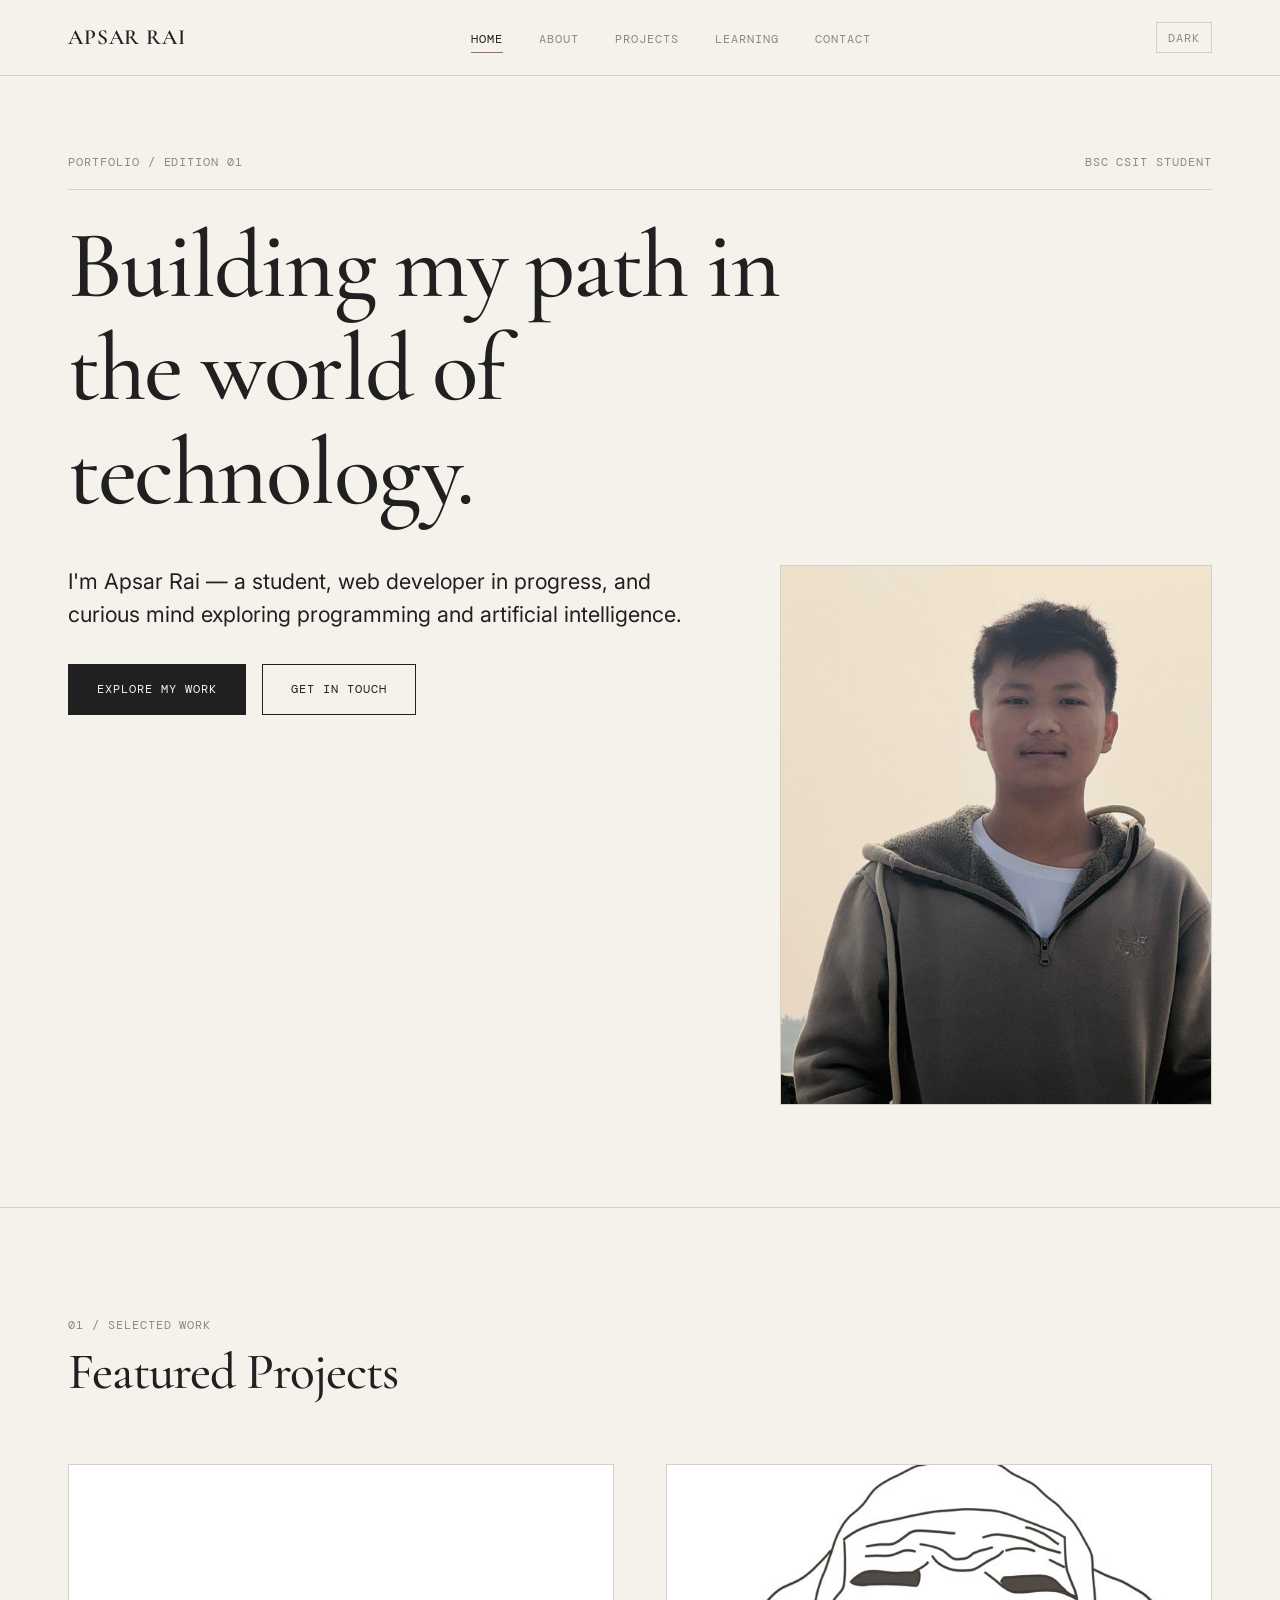
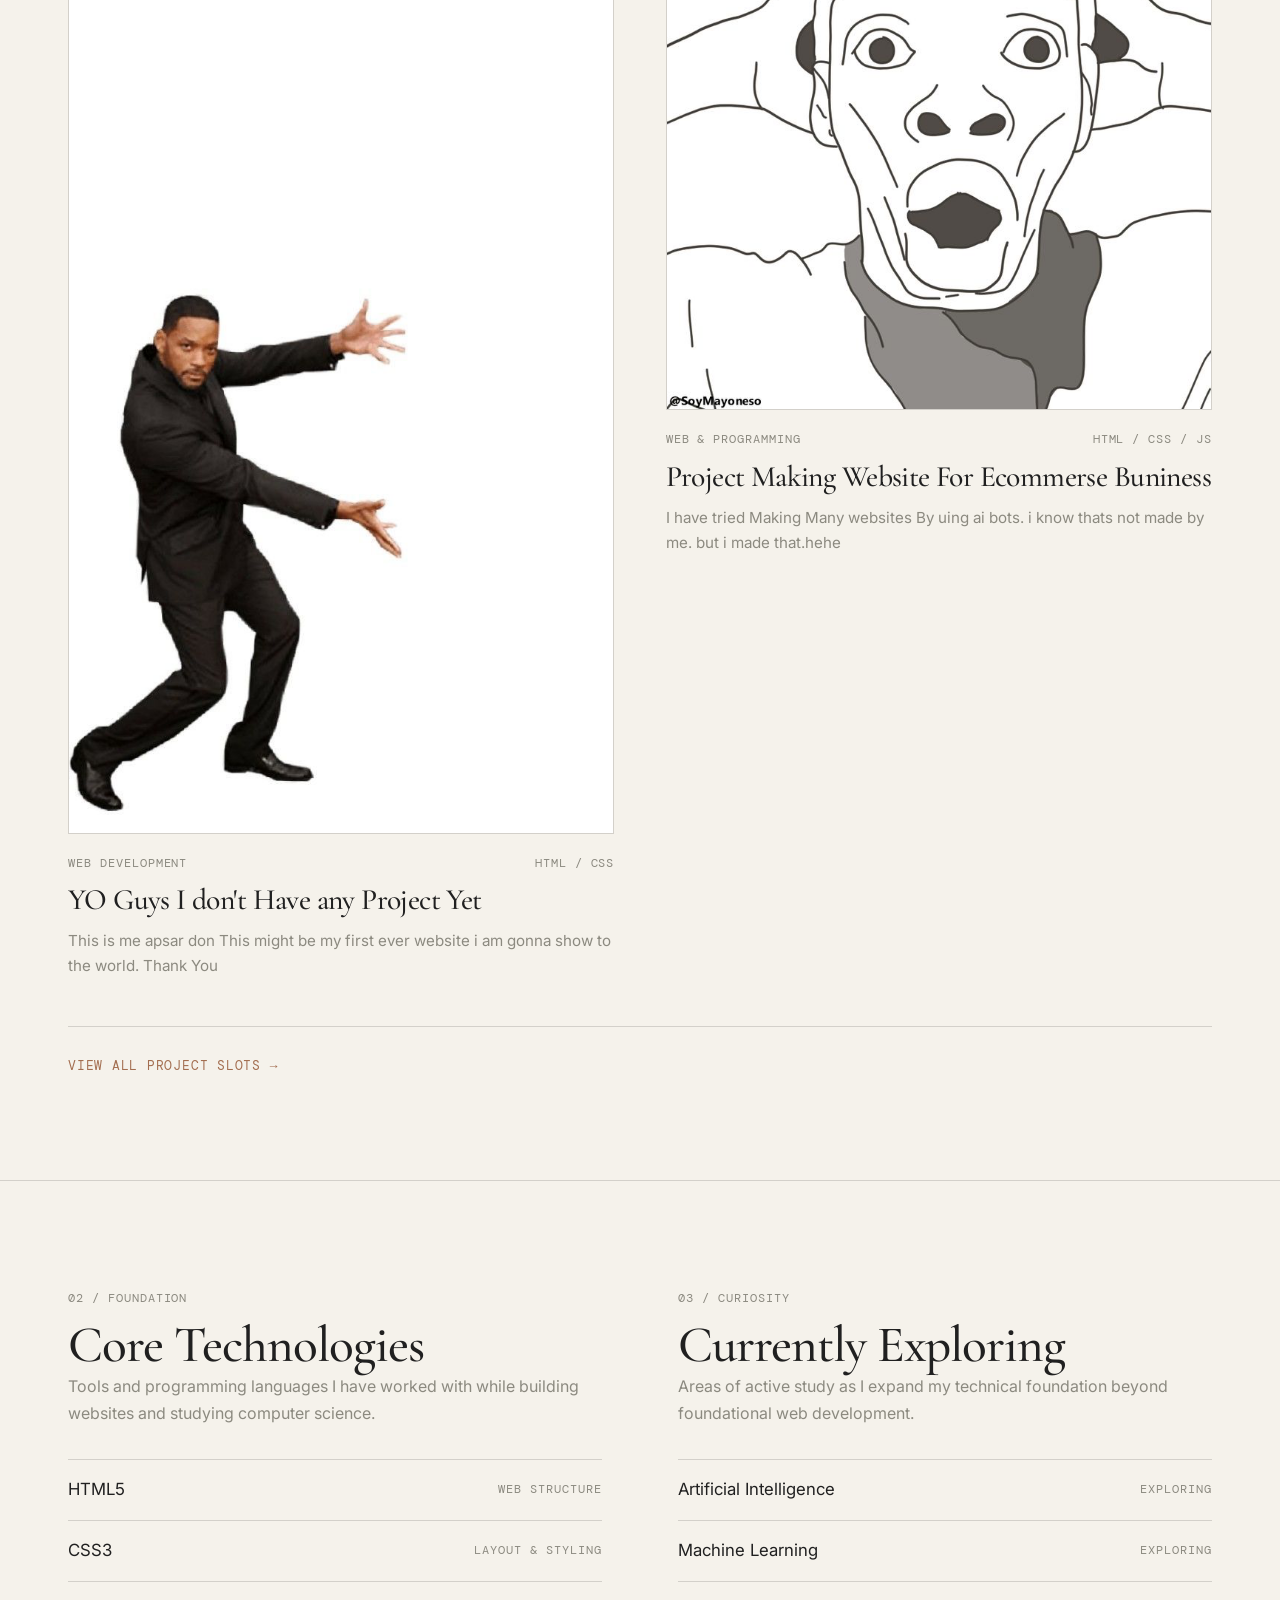
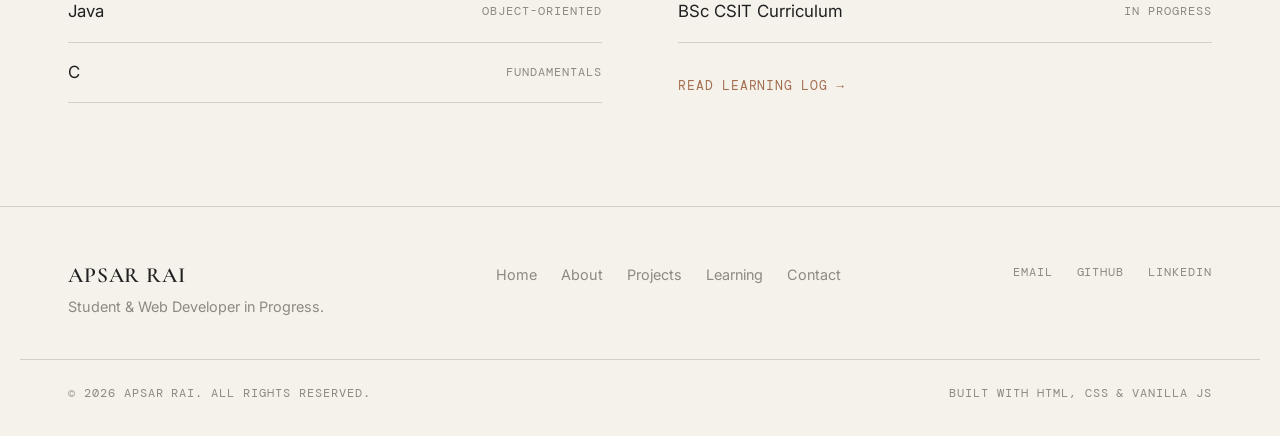
<file: index.html>
<!DOCTYPE html>
<html lang="en">

<head>
    <meta charset="UTF-8">
    <meta name="viewport" content="width=device-width, initial-scale=1.0">
    <title>Apsar Rai — Student & Web Developer in Progress</title>
    <meta name="description"
        content="Personal portfolio of Apsar Rai, a BSc CSIT student exploring web development, programming, and artificial intelligence.">

    <!-- Open Graph Metadata -->
    <meta property="og:title" content="Apsar Rai — Portfolio">
    <meta property="og:description"
        content="Building my path in the world of technology. BSc CSIT student exploring web development, programming, and AI.">
    <meta property="og:type" content="website">

    <!-- Favicon -->
    <link rel="icon" type="image/svg+xml" href="assets/icons/favicon.svg">

    <!-- Google Fonts -->
    <link rel="preconnect" href="https://fonts.googleapis.com">
    <link rel="preconnect" href="https://fonts.gstatic.com" crossorigin>
    <link
        href="https://fonts.googleapis.com/css2?family=Cormorant+Garamond:ital,wght@0,400;0,500;0,600;1,400&family=DM+Mono:wght@400;500&family=Inter:wght@300;400;500&display=swap"
        rel="stylesheet">

    <!-- Stylesheets -->
    <link rel="stylesheet" href="css/style.css">
    <link rel="stylesheet" href="css/responsive.css">
    <link rel="stylesheet" href="css/animations.css">
</head>

<body class="page-transition">
    <a href="#main-content" class="skip-link">Skip to main content</a>

    <header class="site-header">
        <div class="container header-inner">
            <a href="index.html" class="brand-logo" aria-label="Apsar Rai Home">APSAR RAI</a>

            <nav class="primary-nav" id="primary-nav" aria-label="Main Navigation">
                <ul class="nav-list">
                    <li><a href="index.html" class="nav-link active" aria-current="page">Home</a></li>
                    <li><a href="about.html" class="nav-link">About</a></li>
                    <li><a href="projects.html" class="nav-link">Projects</a></li>
                    <li><a href="learning.html" class="nav-link">Learning</a></li>
                    <li><a href="contact.html" class="nav-link">Contact</a></li>
                </ul>
            </nav>

            <div class="header-actions">
                <button id="theme-toggle" class="theme-toggle" aria-label="Toggle color theme"
                    title="Toggle Light/Dark Mode">
                    <span class="mono-label" id="theme-label">DARK</span>
                </button>
                <button class="mobile-menu-toggle" id="mobile-menu-toggle" aria-expanded="false"
                    aria-controls="primary-nav" aria-label="Toggle Navigation Menu">
                    <span class="hamburger-line"></span>
                    <span class="hamburger-line"></span>
                </button>
            </div>
        </div>
    </header>

    <main id="main-content">
        <!-- Hero Section -->
        <section class="hero-section section-border">
            <div class="container">
                <div class="hero-meta reveal">
                    <span class="mono-label">PORTFOLIO / EDITION 01</span>
                    <span class="mono-label">BSC CSIT STUDENT</span>
                </div>

                <h1 class="hero-headline reveal">Building my path in the world of technology.</h1>

                <div class="hero-grid">
                    <div class="hero-intro reveal">
                        <p class="lead-text">
                            I'm Apsar Rai — a student, web developer in progress, and curious mind exploring programming
                            and artificial intelligence.
                        </p>
                        <div class="cta-group">
                            <a href="projects.html" class="btn btn-primary">Explore My Work</a>
                            <a href="contact.html" class="btn btn-outline">Get In Touch</a>
                        </div>
                    </div>

                    <div class="hero-portrait-wrapper reveal">
                        <!-- Replace the placeholder div below with: <img src="assets/images/portrait.jpg" alt="Portrait of Apsar Rai" class="editorial-image"> -->
                        <img src="assets/images/portrait.jpeg" alt="Portrait of Apsar Rai"
                            class="editorial-image portrait-ratio">
                    </div>
        </section>

        <!-- Selected Work Preview -->
        <section class="section-padding section-border">
            <div class="container">
                <div class="section-header reveal">
                    <span class="mono-label">01 / SELECTED WORK</span>
                    <h2 class="section-title">Featured Projects</h2>
                </div>

                <div class="projects-preview-grid">
                    <article class="project-preview-card reveal">
                        <a href="projects.html#project-01" class="card-image-link">
                            <img src="assets/images/project-01.jpg" alt="Screenshot of my first project"
                                class="editorial-image">
                        </a>
                        <div class="card-meta">
                            <span class="mono-label">WEB DEVELOPMENT</span>
                            <span class="mono-label">HTML / CSS</span>
                        </div>
                        <h3 class="card-title"><a href="projects.html#project-01"> YO Guys I don't Have any Project Yet </a>
                        </h3>
                        <p class="card-excerpt">This is me apsar don This might be my first ever website i am gonna show to the world. Thank You</p>
                    </article>

                    <article class="project-preview-card reveal">
                        <a href="projects.html#project-02" class="card-image-link">
                            <img src="assets/images/project-02.jpg" alt="Screenshot of my second project"
                                class="editorial-image">
                        </a>
                        <div class="card-meta">
                            <span class="mono-label">WEB & PROGRAMMING</span>
                            <span class="mono-label">HTML / CSS / JS</span>
                        </div>
                        <h3 class="card-title"><a href="projects.html#project-02"> Project Making Website For Ecommerse Buniness </a>
                        </h3>
                        <p class="card-excerpt">I have tried Making Many websites By uing ai bots. i know thats not made by me. but i made that.hehe</p>
                    </article>
                </div>

                <div class="section-footer reveal">
                    <a href="projects.html" class="text-link">View All Project Slots &rarr;</a>
                </div>
            </div>
        </section>

        <!-- Skills & Learning Snapshot -->
        <section class="section-padding">
            <div class="container">
                <div class="two-col-editorial">
                    <div class="col-block reveal">
                        <span class="mono-label">02 / FOUNDATION</span>
                        <h2 class="section-title">Core Technologies</h2>
                        <p class="body-text">Tools and programming languages I have worked with while building websites
                            and studying computer science.</p>
                        <ul class="editorial-list">
                            <li><span>HTML5</span><span class="mono-label">WEB STRUCTURE</span></li>
                            <li><span>CSS3</span><span class="mono-label">LAYOUT & STYLING</span></li>
                            <li><span>Java</span><span class="mono-label">OBJECT-ORIENTED</span></li>
                            <li><span>C</span><span class="mono-label">FUNDAMENTALS</span></li>
                        </ul>
                    </div>

                    <div class="col-block reveal">
                        <span class="mono-label">03 / CURIOSITY</span>
                        <h2 class="section-title">Currently Exploring</h2>
                        <p class="body-text">Areas of active study as I expand my technical foundation beyond
                            foundational web development.</p>
                        <ul class="editorial-list">
                            <li><span>Artificial Intelligence</span><span class="mono-label">EXPLORING</span></li>
                            <li><span>Machine Learning</span><span class="mono-label">EXPLORING</span></li>
                            <li><span>BSc CSIT Curriculum</span><span class="mono-label">IN PROGRESS</span></li>
                        </ul>
                        <div class="inline-action">
                            <a href="learning.html" class="text-link">Read Learning Log &rarr;</a>
                        </div>
                    </div>
                </div>
            </div>
        </section>
    </main>

    <footer class="site-footer">
        <div class="container footer-inner">
            <div class="footer-brand">
                <span class="brand-logo">APSAR RAI</span>
                <p class="footer-tagline">Student &amp; Web Developer in Progress.</p>
            </div>

            <nav class="footer-nav" aria-label="Footer Navigation">
                <a href="index.html">Home</a>
                <a href="about.html">About</a>
                <a href="projects.html">Projects</a>
                <a href="learning.html">Learning</a>
                <a href="contact.html">Contact</a>
            </nav>

            <div class="footer-socials">
                <a href="mailto:apsarmac6@gmail.com" class="mono-label">EMAIL</a>
                <a href="https://github.com/apsarmac6-wq" target="_blank" rel="noopener noreferrer"
                    class="mono-label">GITHUB</a>
                <a href="https://www.linkedin.com/in/apsar-rai-3762b0344/" target="_blank" rel="noopener noreferrer"
                    class="mono-label">LINKEDIN</a>
            </div>
        </div>
        <div class="container footer-bottom">
            <span class="mono-label">&copy; <span id="current-year"></span> APSAR RAI. ALL RIGHTS RESERVED.</span>
            <span class="mono-label">BUILT WITH HTML, CSS &amp; VANILLA JS</span>
        </div>
    </footer>

    <script src="js/navigation.js"></script>
    <script src="js/main.js"></script>
</body>

</html>
</file>
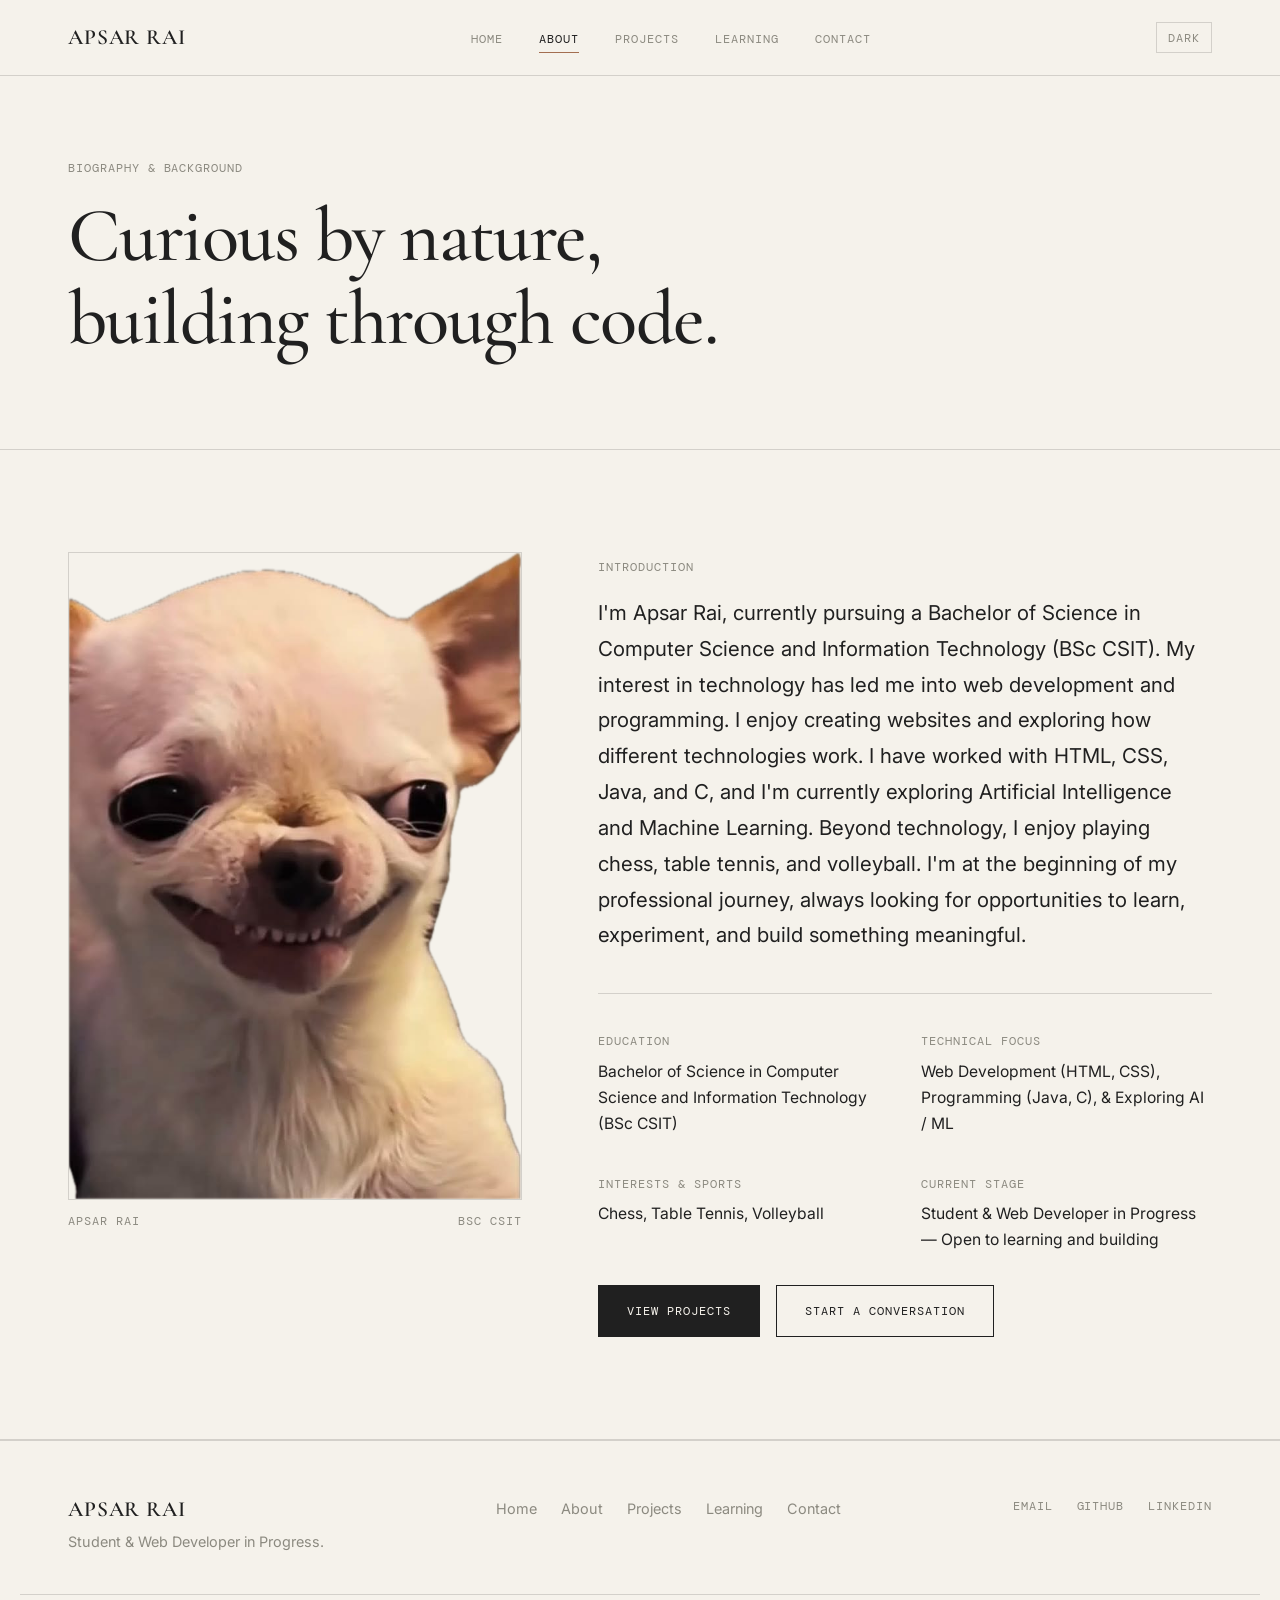
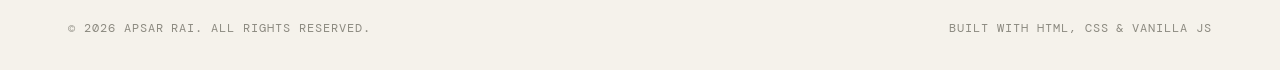
<file: about.html>
<!DOCTYPE html>
<html lang="en">
<head>
  <meta charset="UTF-8">
  <meta name="viewport" content="width=device-width, initial-scale=1.0">
  <title>About — Apsar Rai</title>
  <meta name="description" content="Learn more about Apsar Rai, a BSc CSIT student interested in web development, programming, artificial intelligence, chess, table tennis, and volleyball.">
  
  <meta property="og:title" content="About — Apsar Rai">
  <meta property="og:description" content="BSc CSIT student exploring web development, programming, and artificial intelligence.">
  <meta property="og:type" content="website">

  <link rel="icon" type="image/svg+xml" href="assets/icons/favicon.svg">
  <link rel="preconnect" href="https://fonts.googleapis.com">
  <link rel="preconnect" href="https://fonts.gstatic.com" crossorigin>
  <link href="https://fonts.googleapis.com/css2?family=Cormorant+Garamond:ital,wght@0,400;0,500;0,600;1,400&family=DM+Mono:wght@400;500&family=Inter:wght@300;400;500&display=swap" rel="stylesheet">

  <link rel="stylesheet" href="css/style.css">
  <link rel="stylesheet" href="css/responsive.css">
  <link rel="stylesheet" href="css/animations.css">
</head>
<body class="page-transition">
  <a href="#main-content" class="skip-link">Skip to main content</a>

  <header class="site-header">
    <div class="container header-inner">
      <a href="index.html" class="brand-logo" aria-label="Apsar Rai Home">APSAR RAI</a>
      
      <nav class="primary-nav" id="primary-nav" aria-label="Main Navigation">
        <ul class="nav-list">
          <li><a href="index.html" class="nav-link">Home</a></li>
          <li><a href="about.html" class="nav-link active" aria-current="page">About</a></li>
          <li><a href="projects.html" class="nav-link">Projects</a></li>
          <li><a href="learning.html" class="nav-link">Learning</a></li>
          <li><a href="contact.html" class="nav-link">Contact</a></li>
        </ul>
      </nav>

      <div class="header-actions">
        <button id="theme-toggle" class="theme-toggle" aria-label="Toggle color theme" title="Toggle Light/Dark Mode">
          <span class="mono-label" id="theme-label">DARK</span>
        </button>
        <button class="mobile-menu-toggle" id="mobile-menu-toggle" aria-expanded="false" aria-controls="primary-nav" aria-label="Toggle Navigation Menu">
          <span class="hamburger-line"></span>
          <span class="hamburger-line"></span>
        </button>
      </div>
    </div>
  </header>

  <main id="main-content">
    <section class="page-hero section-border">
      <div class="container">
        <span class="mono-label reveal">BIOGRAPHY &amp; BACKGROUND</span>
        <h1 class="page-title reveal">Curious by nature, building through code.</h1>
      </div>
    </section>

    <section class="section-padding section-border">
      <div class="container">
        <div class="about-editorial-grid">
          <div class="about-portrait-col reveal">
            <!-- Replace placeholder with: <img src="assets/images/portrait.jpg" alt="Portrait of Apsar Rai" class="editorial-image"> -->
            <img src="assets/images/potrait03.jpg" alt="Portrait of Apsar Rai" class="editorial-image">
            <div class="caption-bar">
              <span class="mono-label">APSAR RAI</span>
              <span class="mono-label">BSC CSIT</span>
            </div>
          </div>

          <div class="about-text-col reveal">
            <span class="mono-label">INTRODUCTION</span>
            <p class="editorial-bio">
              I'm Apsar Rai, currently pursuing a Bachelor of Science in Computer Science and Information Technology (BSc CSIT). My interest in technology has led me into web development and programming. I enjoy creating websites and exploring how different technologies work. I have worked with HTML, CSS, Java, and C, and I'm currently exploring Artificial Intelligence and Machine Learning. Beyond technology, I enjoy playing chess, table tennis, and volleyball. I'm at the beginning of my professional journey, always looking for opportunities to learn, experiment, and build something meaningful.
            </p>

            <div class="about-details-grid">
              <div class="detail-item">
                <span class="mono-label">EDUCATION</span>
                <p class="detail-value">Bachelor of Science in Computer Science and Information Technology (BSc CSIT)</p>
              </div>
              <div class="detail-item">
                <span class="mono-label">TECHNICAL FOCUS</span>
                <p class="detail-value">Web Development (HTML, CSS), Programming (Java, C), &amp; Exploring AI / ML</p>
              </div>
              <div class="detail-item">
                <span class="mono-label">INTERESTS &amp; SPORTS</span>
                <p class="detail-value">Chess, Table Tennis, Volleyball</p>
              </div>
              <div class="detail-item">
                <span class="mono-label">CURRENT STAGE</span>
                <p class="detail-value">Student &amp; Web Developer in Progress — Open to learning and building</p>
              </div>
            </div>

            <div class="cta-group">
              <a href="projects.html" class="btn btn-primary">View Projects</a>
              <a href="contact.html" class="btn btn-outline">Start a Conversation</a>
            </div>
          </div>
        </div>
      </div>
    </section>
  </main>

  <footer class="site-footer">
    <div class="container footer-inner">
      <div class="footer-brand">
        <span class="brand-logo">APSAR RAI</span>
        <p class="footer-tagline">Student &amp; Web Developer in Progress.</p>
      </div>

      <nav class="footer-nav" aria-label="Footer Navigation">
        <a href="index.html">Home</a>
        <a href="about.html">About</a>
        <a href="projects.html">Projects</a>
        <a href="learning.html">Learning</a>
        <a href="contact.html">Contact</a>
      </nav>

      <div class="footer-socials">
        <a href="mailto:apsarmac6@gmail.com" class="mono-label">EMAIL</a>
        <a href="https://github.com/apsarmac6-wq" target="_blank" rel="noopener noreferrer" class="mono-label">GITHUB</a>
        <a href="https://www.linkedin.com/in/apsar-rai-3762b0344/" target="_blank" rel="noopener noreferrer" class="mono-label">LINKEDIN</a>
      </div>
    </div>
    <div class="container footer-bottom">
      <span class="mono-label">&copy; <span id="current-year"></span> APSAR RAI. ALL RIGHTS RESERVED.</span>
      <span class="mono-label">BUILT WITH HTML, CSS &amp; VANILLA JS</span>
    </div>
  </footer>

  <script src="js/navigation.js"></script>
  <script src="js/main.js"></script>
</body>
</html>
</file>
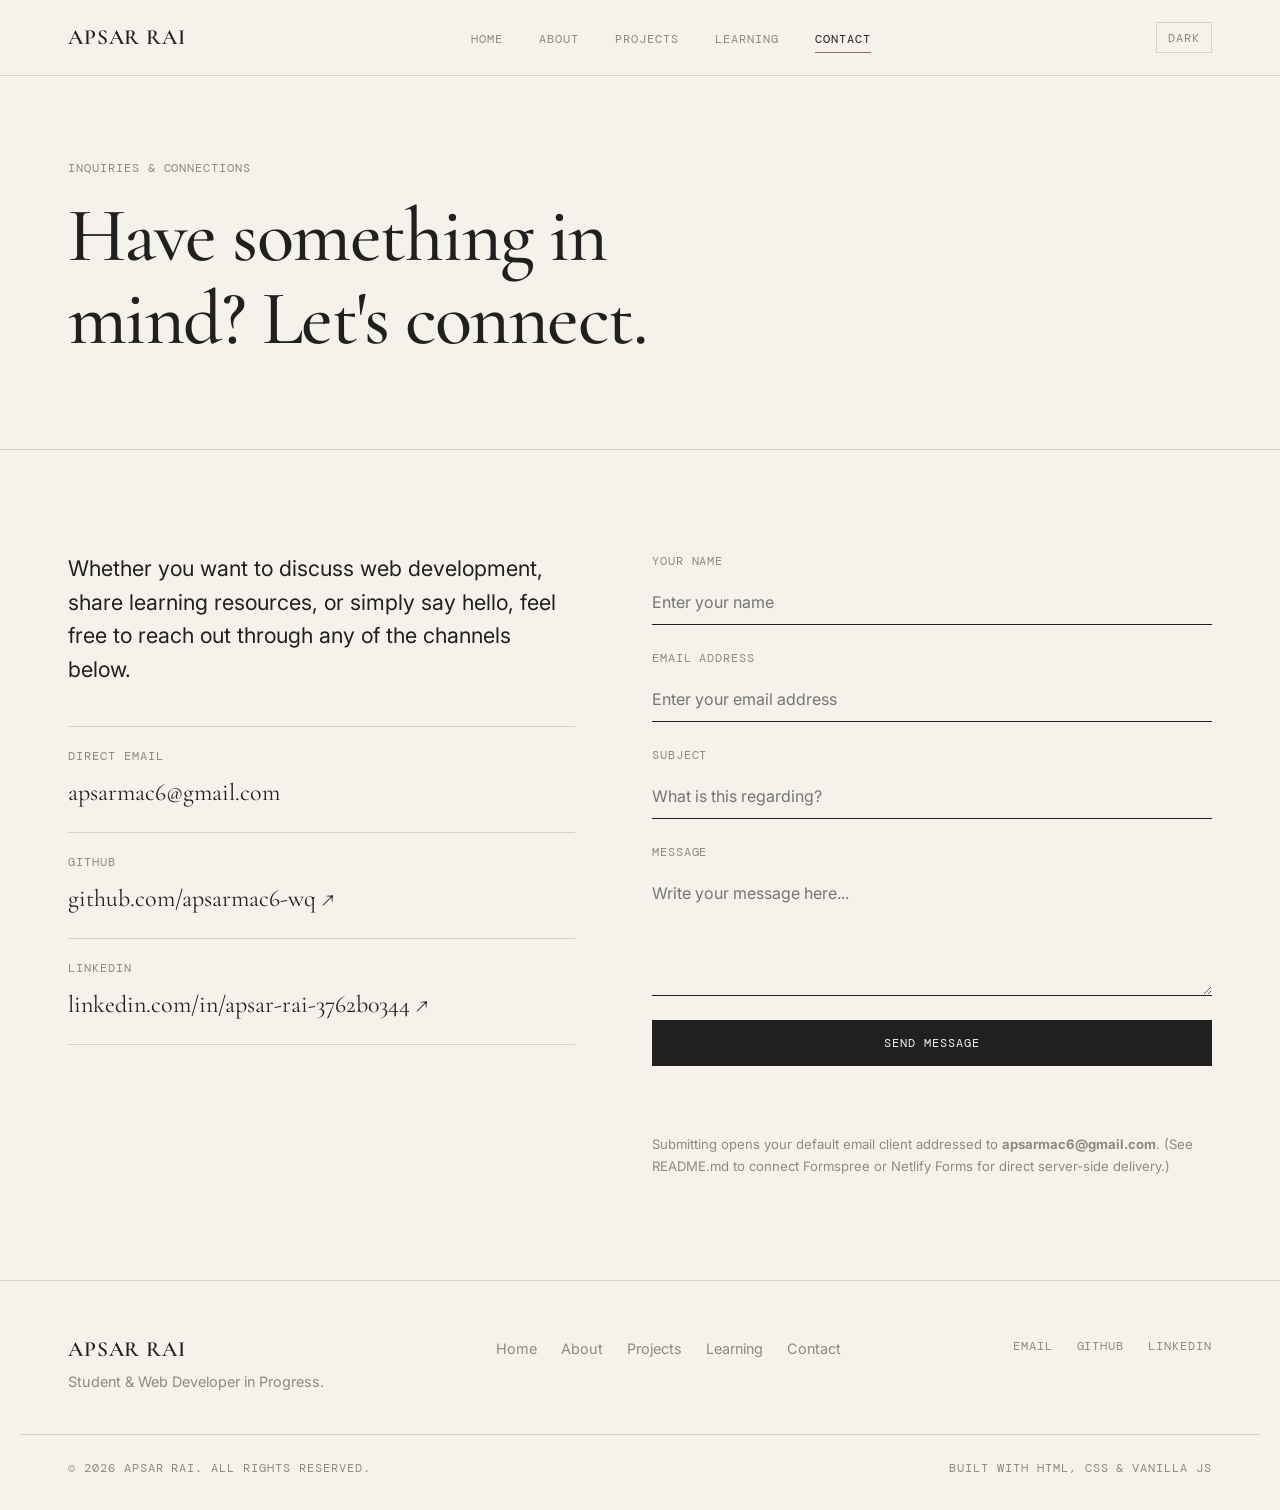
<file: contact.html>
<!DOCTYPE html>
<html lang="en">
<head>
  <meta charset="UTF-8">
  <meta name="viewport" content="width=device-width, initial-scale=1.0">
  <title>Contact — Apsar Rai</title>
  <meta name="description" content="Get in touch with Apsar Rai via email, GitHub, LinkedIn, or the contact form.">
  
  <meta property="og:title" content="Contact — Apsar Rai">
  <meta property="og:description" content="Have something in mind? Let's connect.">
  <meta property="og:type" content="website">

  <link rel="icon" type="image/svg+xml" href="assets/icons/favicon.svg">
  <link rel="preconnect" href="https://fonts.googleapis.com">
  <link rel="preconnect" href="https://fonts.gstatic.com" crossorigin>
  <link href="https://fonts.googleapis.com/css2?family=Cormorant+Garamond:ital,wght@0,400;0,500;0,600;1,400&family=DM+Mono:wght@400;500&family=Inter:wght@300;400;500&display=swap" rel="stylesheet">

  <link rel="stylesheet" href="css/style.css">
  <link rel="stylesheet" href="css/responsive.css">
  <link rel="stylesheet" href="css/animations.css">
</head>
<body class="page-transition">
  <a href="#main-content" class="skip-link">Skip to main content</a>

  <header class="site-header">
    <div class="container header-inner">
      <a href="index.html" class="brand-logo" aria-label="Apsar Rai Home">APSAR RAI</a>
      
      <nav class="primary-nav" id="primary-nav" aria-label="Main Navigation">
        <ul class="nav-list">
          <li><a href="index.html" class="nav-link">Home</a></li>
          <li><a href="about.html" class="nav-link">About</a></li>
          <li><a href="projects.html" class="nav-link">Projects</a></li>
          <li><a href="learning.html" class="nav-link">Learning</a></li>
          <li><a href="contact.html" class="nav-link active" aria-current="page">Contact</a></li>
        </ul>
      </nav>

      <div class="header-actions">
        <button id="theme-toggle" class="theme-toggle" aria-label="Toggle color theme" title="Toggle Light/Dark Mode">
          <span class="mono-label" id="theme-label">DARK</span>
        </button>
        <button class="mobile-menu-toggle" id="mobile-menu-toggle" aria-expanded="false" aria-controls="primary-nav" aria-label="Toggle Navigation Menu">
          <span class="hamburger-line"></span>
          <span class="hamburger-line"></span>
        </button>
      </div>
    </div>
  </header>

  <main id="main-content">
    <section class="page-hero section-border">
      <div class="container">
        <span class="mono-label reveal">INQUIRIES &amp; CONNECTIONS</span>
        <h1 class="page-title reveal">Have something in mind? Let's connect.</h1>
      </div>
    </section>

    <section class="section-padding">
      <div class="container">
        <div class="contact-editorial-grid">
          <!-- Direct Contact Channels -->
          <div class="contact-info-col reveal">
            <p class="lead-text">
              Whether you want to discuss web development, share learning resources, or simply say hello, feel free to reach out through any of the channels below.
            </p>

            <div class="contact-channels">
              <div class="channel-item">
                <span class="mono-label">DIRECT EMAIL</span>
                <a href="mailto:apsarmac6@gmail.com" class="channel-link">apsarmac6@gmail.com</a>
              </div>

              <div class="channel-item">
                <span class="mono-label">GITHUB</span>
                <a href="https://github.com/apsarmac6-wq" target="_blank" rel="noopener noreferrer" class="channel-link">github.com/apsarmac6-wq &nearr;</a>
              </div>

              <div class="channel-item">
                <span class="mono-label">LINKEDIN</span>
                <a href="https://www.linkedin.com/in/apsar-rai-3762b0344/" target="_blank" rel="noopener noreferrer" class="channel-link">linkedin.com/in/apsar-rai-3762b0344 &nearr;</a>
              </div>
            </div>
          </div>

          <!-- Contact Form -->
          <div class="contact-form-col reveal">
            <!-- 
              NOTE ON FORM SUBMISSION:
              Because static sites (GitHub Pages / Netlify) have no server-side PHP/Node backend by default,
              this form validates inputs via JavaScript and opens a pre-filled mailto draft to apsarmac6@gmail.com.
              To enable silent background submissions without opening an email app, replace the form tag with:
              <form action="https://formspree.io/f/YOUR_FORMSPREE_ID" method="POST" class="editorial-form">
            -->
            <form id="contact-form" class="editorial-form" novalidate>
              <div class="form-group">
                <label for="name" class="mono-label">YOUR NAME</label>
                <input type="text" id="name" name="name" required placeholder="Enter your name" autocomplete="name">
              </div>

              <div class="form-group">
                <label for="email" class="mono-label">EMAIL ADDRESS</label>
                <input type="email" id="email" name="email" required placeholder="Enter your email address" autocomplete="email">
              </div>

              <div class="form-group">
                <label for="subject" class="mono-label">SUBJECT</label>
                <input type="text" id="subject" name="subject" required placeholder="What is this regarding?">
              </div>

              <div class="form-group">
                <label for="message" class="mono-label">MESSAGE</label>
                <textarea id="message" name="message" rows="5" required placeholder="Write your message here..."></textarea>
              </div>

              <button type="submit" class="btn btn-primary btn-full">Send Message</button>

              <p id="form-feedback" class="form-feedback" role="status" aria-live="polite"></p>
              <p class="form-note">
                Submitting opens your default email client addressed to <strong>apsarmac6@gmail.com</strong>. (See README.md to connect Formspree or Netlify Forms for direct server-side delivery.)
              </p>
            </form>
          </div>
        </div>
      </div>
    </section>
  </main>

  <footer class="site-footer">
    <div class="container footer-inner">
      <div class="footer-brand">
        <span class="brand-logo">APSAR RAI</span>
        <p class="footer-tagline">Student &amp; Web Developer in Progress.</p>
      </div>

      <nav class="footer-nav" aria-label="Footer Navigation">
        <a href="index.html">Home</a>
        <a href="about.html">About</a>
        <a href="projects.html">Projects</a>
        <a href="learning.html">Learning</a>
        <a href="contact.html">Contact</a>
      </nav>

      <div class="footer-socials">
        <a href="mailto:apsarmac6@gmail.com" class="mono-label">EMAIL</a>
        <a href="https://github.com/apsarmac6-wq" target="_blank" rel="noopener noreferrer" class="mono-label">GITHUB</a>
        <a href="https://www.linkedin.com/in/apsar-rai-3762b0344/" target="_blank" rel="noopener noreferrer" class="mono-label">LINKEDIN</a>
      </div>
    </div>
    <div class="container footer-bottom">
      <span class="mono-label">&copy; <span id="current-year"></span> APSAR RAI. ALL RIGHTS RESERVED.</span>
      <span class="mono-label">BUILT WITH HTML, CSS &amp; VANILLA JS</span>
    </div>
  </footer>

  <script src="js/navigation.js"></script>
  <script src="js/main.js"></script>
</body>
</html>
</file>
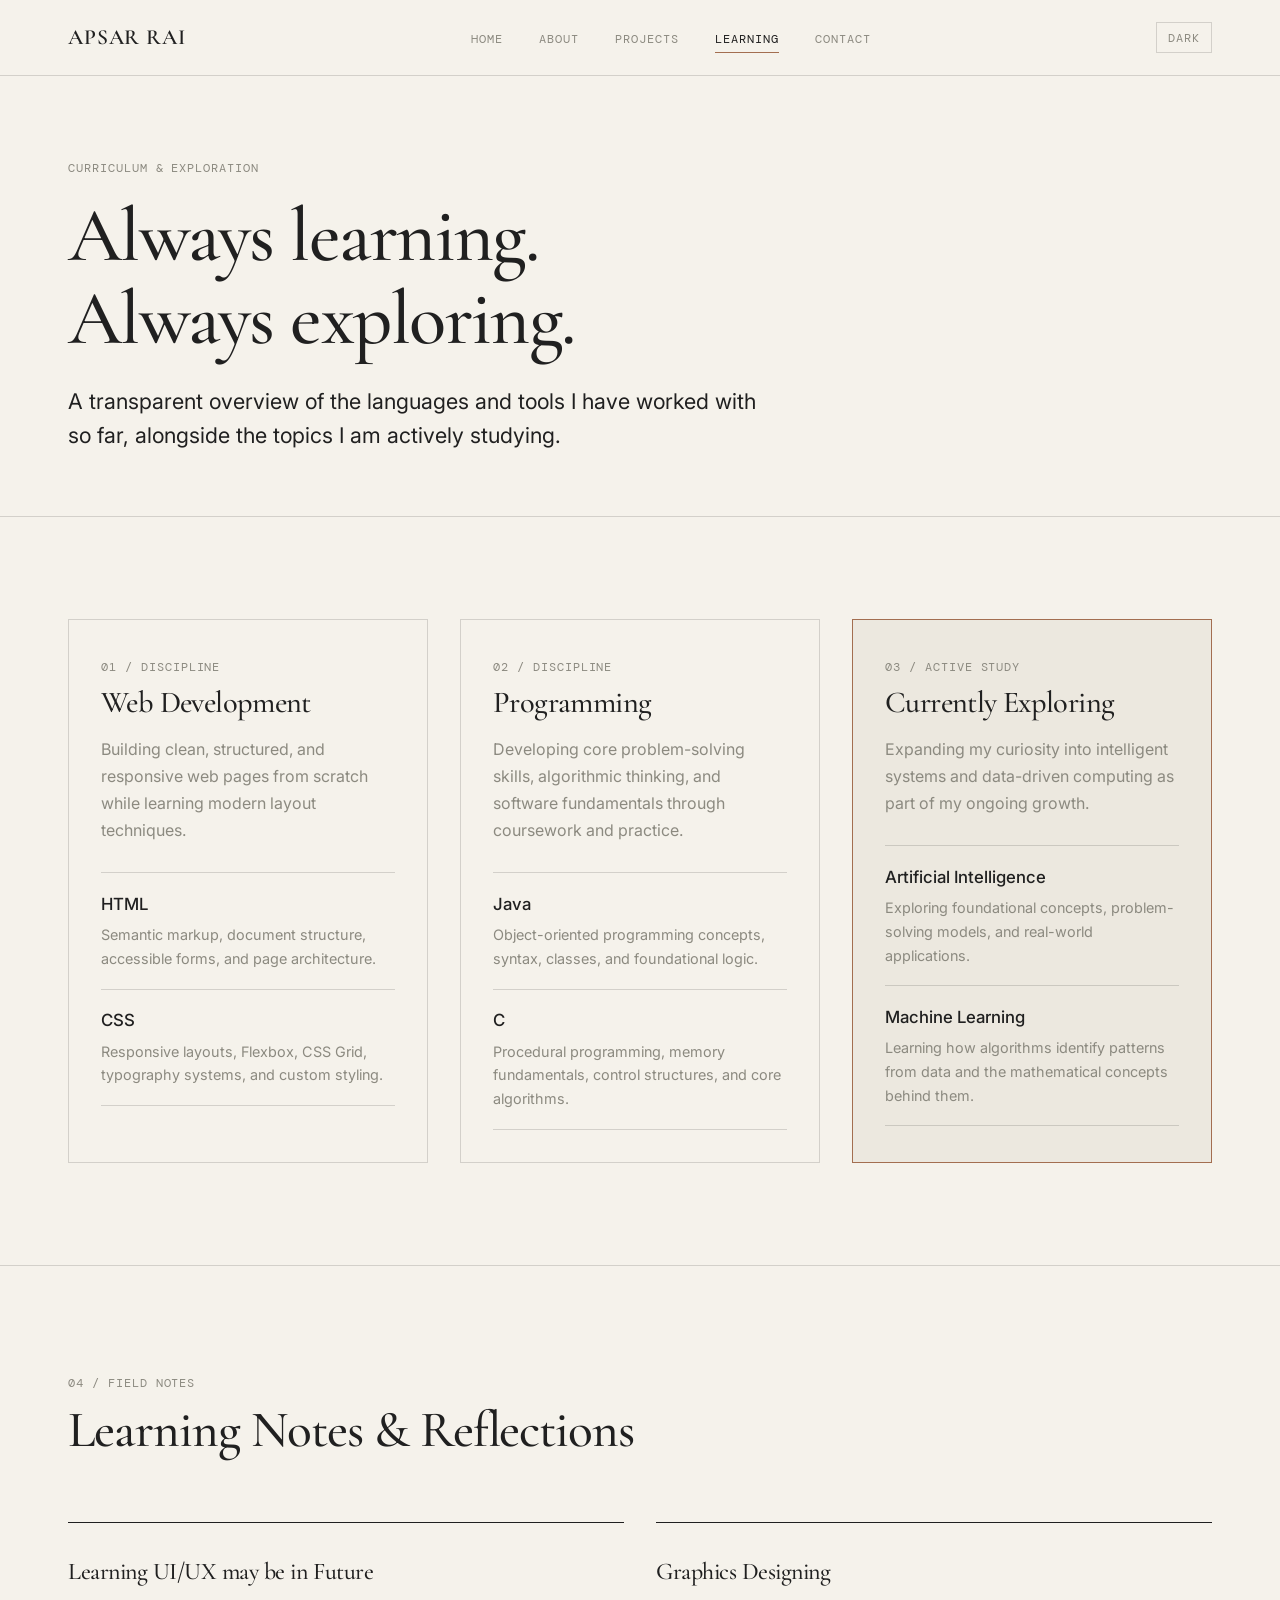
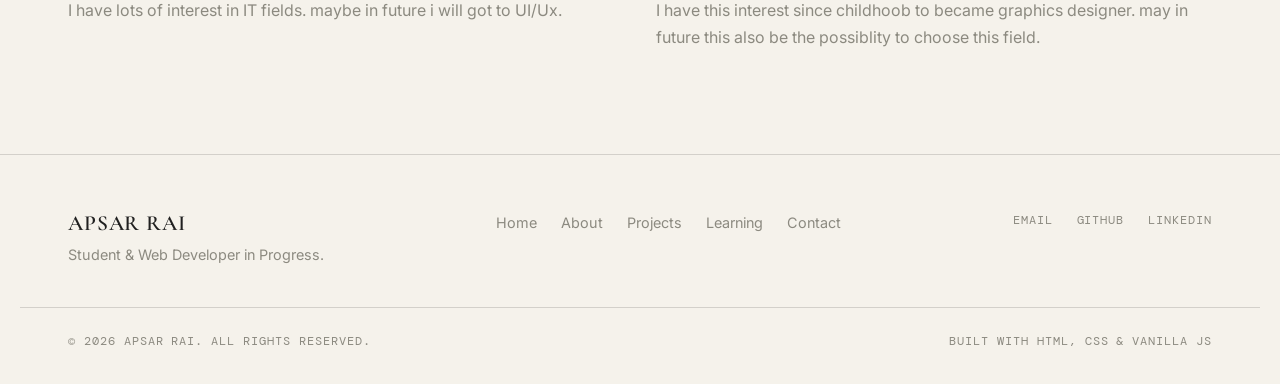
<file: learning.html>
<!DOCTYPE html>
<html lang="en">
<head>
  <meta charset="UTF-8">
  <meta name="viewport" content="width=device-width, initial-scale=1.0">
  <title>Learning — Apsar Rai</title>
  <meta name="description" content="Technologies Apsar Rai has worked with and subjects currently being explored: Web Development, Programming, and Artificial Intelligence & Machine Learning.">
  
  <meta property="og:title" content="Learning — Apsar Rai">
  <meta property="og:description" content="Always learning. Always exploring. Technologies and subjects in progress.">
  <meta property="og:type" content="website">

  <link rel="icon" type="image/svg+xml" href="assets/icons/favicon.svg">
  <link rel="preconnect" href="https://fonts.googleapis.com">
  <link rel="preconnect" href="https://fonts.gstatic.com" crossorigin>
  <link href="https://fonts.googleapis.com/css2?family=Cormorant+Garamond:ital,wght@0,400;0,500;0,600;1,400&family=DM+Mono:wght@400;500&family=Inter:wght@300;400;500&display=swap" rel="stylesheet">

  <link rel="stylesheet" href="css/style.css">
  <link rel="stylesheet" href="css/responsive.css">
  <link rel="stylesheet" href="css/animations.css">
</head>
<body class="page-transition">
  <a href="#main-content" class="skip-link">Skip to main content</a>

  <header class="site-header">
    <div class="container header-inner">
      <a href="index.html" class="brand-logo" aria-label="Apsar Rai Home">APSAR RAI</a>
      
      <nav class="primary-nav" id="primary-nav" aria-label="Main Navigation">
        <ul class="nav-list">
          <li><a href="index.html" class="nav-link">Home</a></li>
          <li><a href="about.html" class="nav-link">About</a></li>
          <li><a href="projects.html" class="nav-link">Projects</a></li>
          <li><a href="learning.html" class="nav-link active" aria-current="page">Learning</a></li>
          <li><a href="contact.html" class="nav-link">Contact</a></li>
        </ul>
      </nav>

      <div class="header-actions">
        <button id="theme-toggle" class="theme-toggle" aria-label="Toggle color theme" title="Toggle Light/Dark Mode">
          <span class="mono-label" id="theme-label">DARK</span>
        </button>
        <button class="mobile-menu-toggle" id="mobile-menu-toggle" aria-expanded="false" aria-controls="primary-nav" aria-label="Toggle Navigation Menu">
          <span class="hamburger-line"></span>
          <span class="hamburger-line"></span>
        </button>
      </div>
    </div>
  </header>

  <main id="main-content">
    <section class="page-hero section-border">
      <div class="container">
        <span class="mono-label reveal">CURRICULUM &amp; EXPLORATION</span>
        <h1 class="page-title reveal">Always learning. Always exploring.</h1>
        <p class="lead-text reveal">
          A transparent overview of the languages and tools I have worked with so far, alongside the topics I am actively studying.
        </p>
      </div>
    </section>

    <!-- Categorized Skills & Exploration -->
    <section class="section-padding section-border">
      <div class="container">
        <div class="learning-categories-grid">
          <!-- Category 1 -->
          <div class="learning-card reveal">
            <div class="learning-card-header">
              <span class="mono-label">01 / DISCIPLINE</span>
              <h2 class="category-title">Web Development</h2>
            </div>
            <p class="body-text">
              Building clean, structured, and responsive web pages from scratch while learning modern layout techniques.
            </p>
            <ul class="skill-item-list">
              <li>
                <strong>HTML</strong>
                <span>Semantic markup, document structure, accessible forms, and page architecture.</span>
              </li>
              <li>
                <strong>CSS</strong>
                <span>Responsive layouts, Flexbox, CSS Grid, typography systems, and custom styling.</span>
              </li>
            </ul>
          </div>

          <!-- Category 2 -->
          <div class="learning-card reveal">
            <div class="learning-card-header">
              <span class="mono-label">02 / DISCIPLINE</span>
              <h2 class="category-title">Programming</h2>
            </div>
            <p class="body-text">
              Developing core problem-solving skills, algorithmic thinking, and software fundamentals through coursework and practice.
            </p>
            <ul class="skill-item-list">
              <li>
                <strong>Java</strong>
                <span>Object-oriented programming concepts, syntax, classes, and foundational logic.</span>
              </li>
              <li>
                <strong>C</strong>
                <span>Procedural programming, memory fundamentals, control structures, and core algorithms.</span>
              </li>
            </ul>
          </div>

          <!-- Category 3 -->
          <div class="learning-card highlight-card reveal">
            <div class="learning-card-header">
              <span class="mono-label">03 / ACTIVE STUDY</span>
              <h2 class="category-title">Currently Exploring</h2>
            </div>
            <p class="body-text">
              Expanding my curiosity into intelligent systems and data-driven computing as part of my ongoing growth.
            </p>
            <ul class="skill-item-list">
              <li>
                <strong>Artificial Intelligence</strong>
                <span>Exploring foundational concepts, problem-solving models, and real-world applications.</span>
              </li>
              <li>
                <strong>Machine Learning</strong>
                <span>Learning how algorithms identify patterns from data and the mathematical concepts behind them.</span>
              </li>
            </ul>
          </div>
        </div>
      </div>
    </section>

    <!-- Future Learning Notes Space -->
    <section class="section-padding">
      <div class="container">
        <div class="section-header reveal">
          <span class="mono-label">04 / FIELD NOTES</span>
          <h2 class="section-title">Learning Notes &amp; Reflections</h2>
        </div>

        <div class="notes-grid">
          <article class="note-slot reveal">
            <span class="mono-label"></span>
            <h3 class="note-title"> Learning UI/UX may be in Future</h3>
            <p class="body-text">
              I have lots of interest in IT fields. maybe in future i will got to UI/Ux.
            </p>
          </article>

          <article class="note-slot reveal">
            <span class="mono-label"></span>
            <h3 class="note-title">Graphics Designing </h3>
            <p class="body-text">
              I have this interest since childhoob to became graphics designer. may in future this also be the possiblity to choose this field.
          </article>
        </div>
      </div>
    </section>
  </main>

  <footer class="site-footer">
    <div class="container footer-inner">
      <div class="footer-brand">
        <span class="brand-logo">APSAR RAI</span>
        <p class="footer-tagline">Student &amp; Web Developer in Progress.</p>
      </div>

      <nav class="footer-nav" aria-label="Footer Navigation">
        <a href="index.html">Home</a>
        <a href="about.html">About</a>
        <a href="projects.html">Projects</a>
        <a href="learning.html">Learning</a>
        <a href="contact.html">Contact</a>
      </nav>

      <div class="footer-socials">
        <a href="mailto:apsarmac6@gmail.com" class="mono-label">EMAIL</a>
        <a href="https://github.com/apsarmac6-wq" target="_blank" rel="noopener noreferrer" class="mono-label">GITHUB</a>
        <a href="https://www.linkedin.com/in/apsar-rai-3762b0344/" target="_blank" rel="noopener noreferrer" class="mono-label">LINKEDIN</a>
      </div>
    </div>
    <div class="container footer-bottom">
      <span class="mono-label">&copy; <span id="current-year"></span> APSAR RAI. ALL RIGHTS RESERVED.</span>
      <span class="mono-label">BUILT WITH HTML, CSS &amp; VANILLA JS</span>
    </div>
  </footer>

  <script src="js/navigation.js"></script>
  <script src="js/main.js"></script>
</body>
</html>
</file>
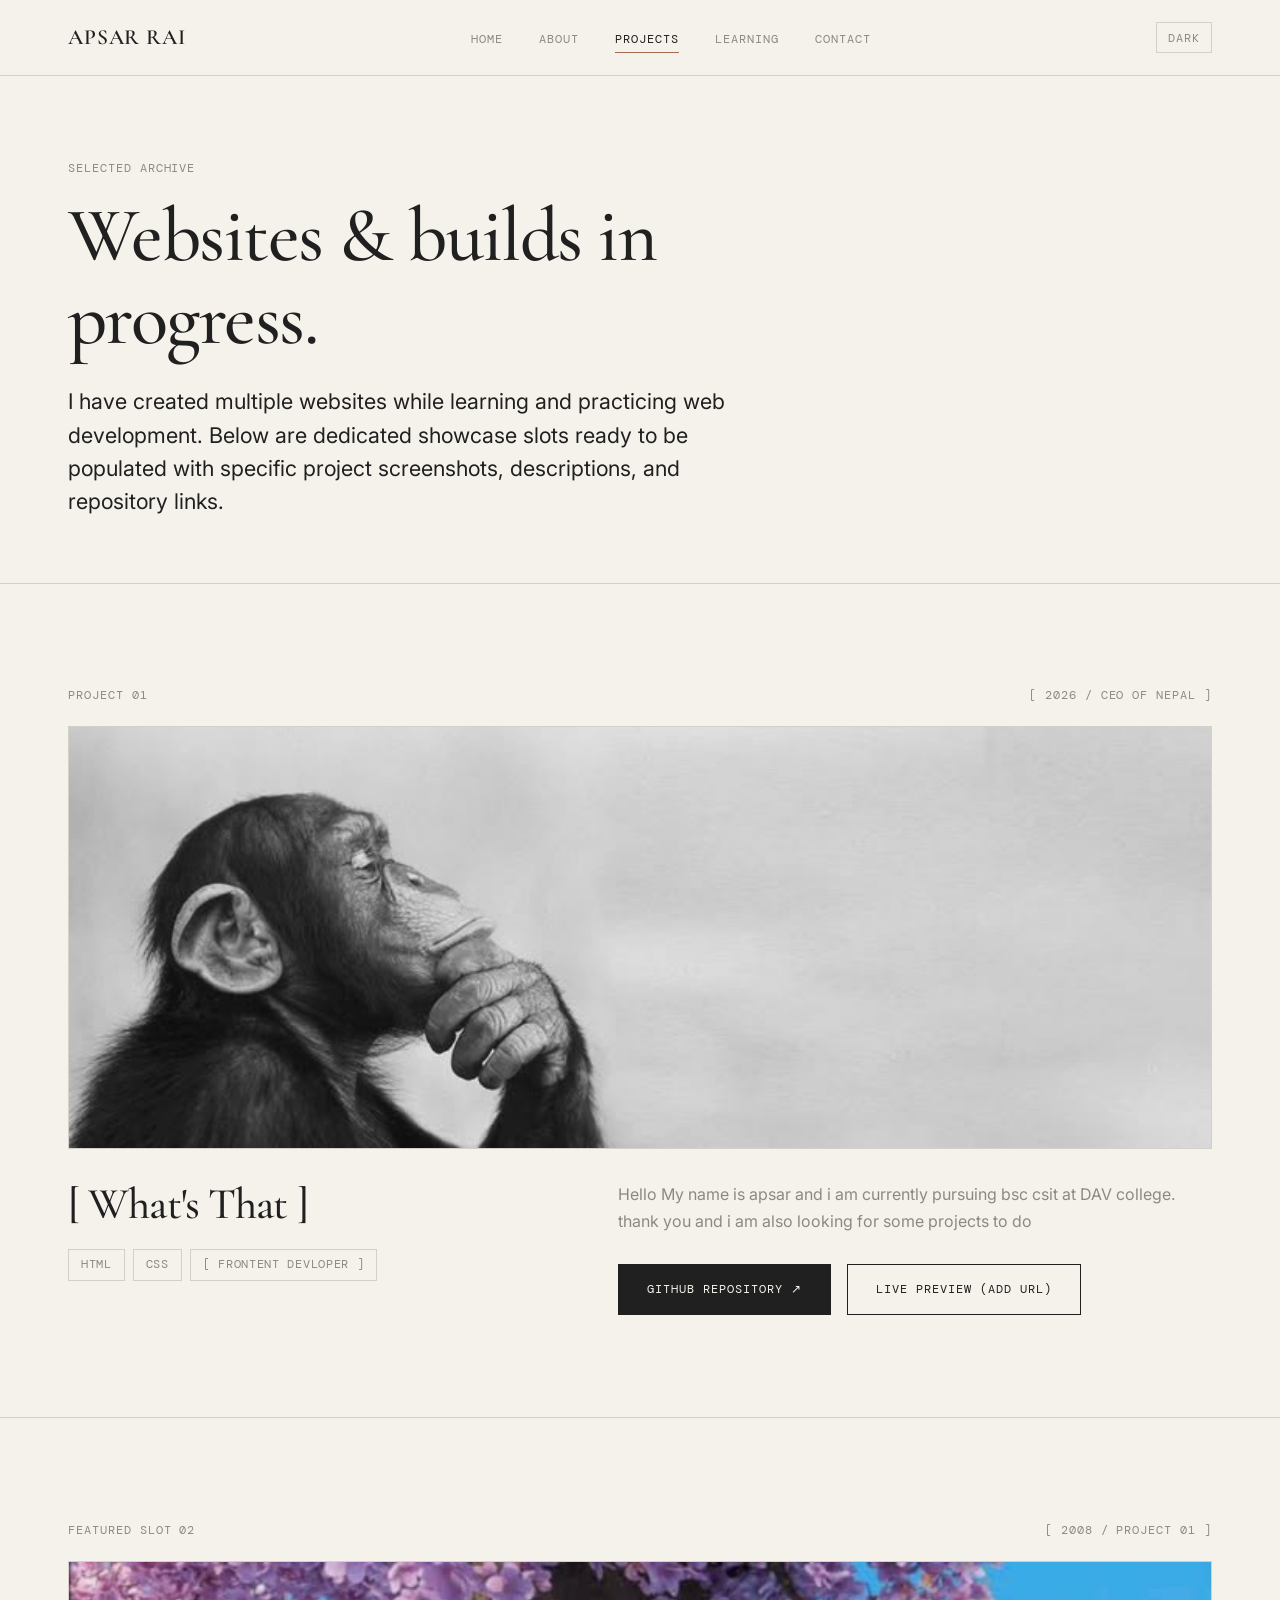
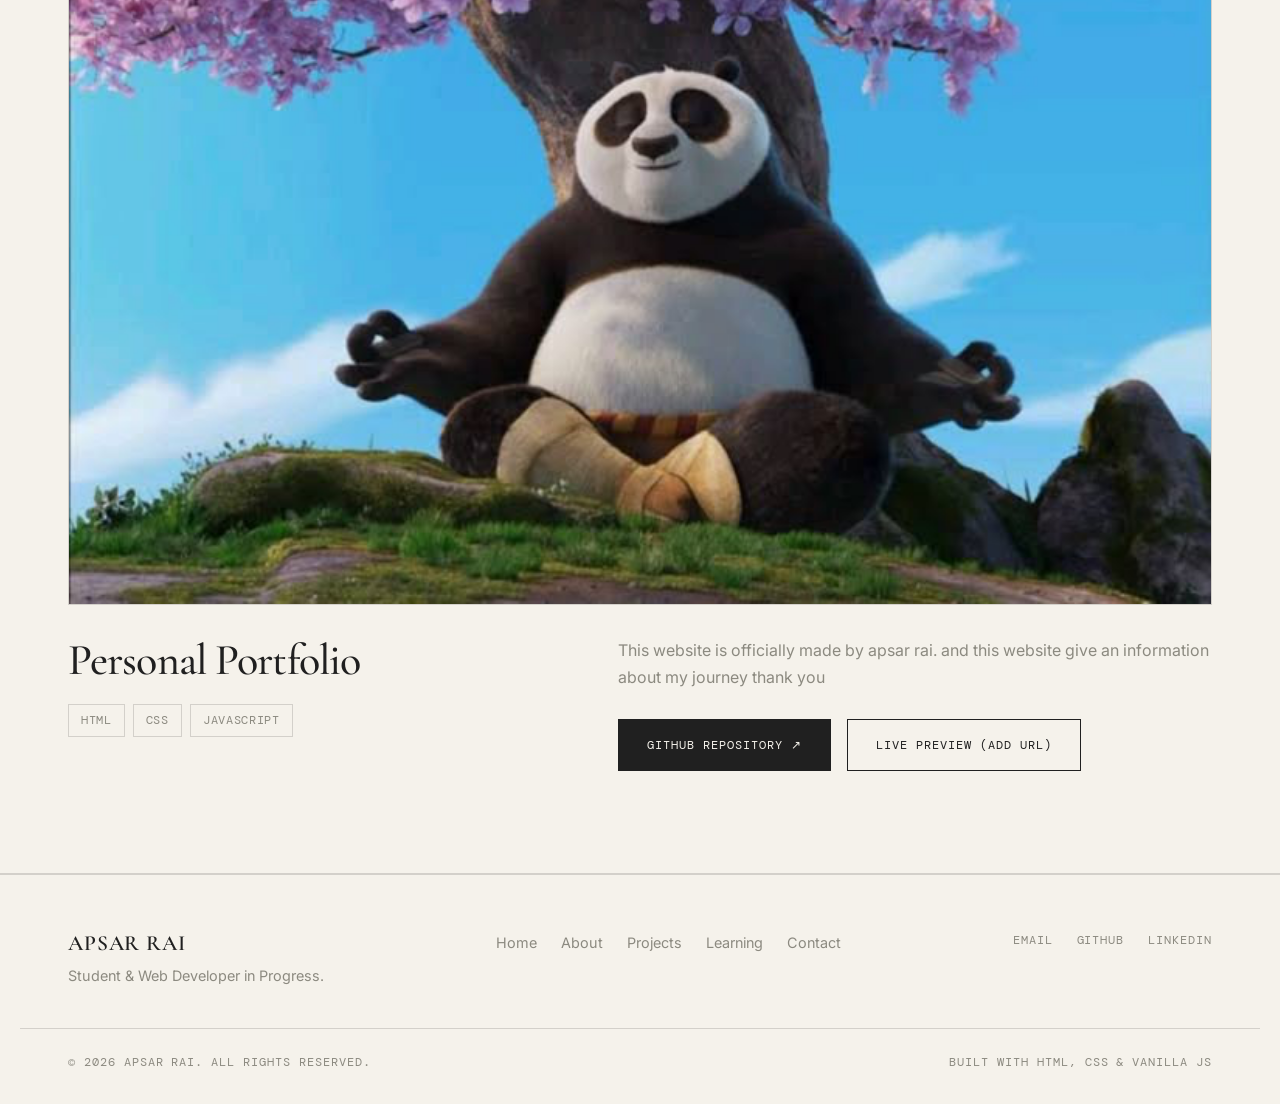
<file: projects.html>
<!DOCTYPE html>
<html lang="en">

<head>
    <meta charset="UTF-8">
    <meta name="viewport" content="width=device-width, initial-scale=1.0">
    <title>Projects — Apsar Rai</title>
    <meta name="description" content="Selected web development and programming projects by Apsar Rai.">

    <meta property="og:title" content="Projects — Apsar Rai">
    <meta property="og:description" content="Selected web development and programming projects by Apsar Rai.">
    <meta property="og:type" content="website">

    <link rel="icon" type="image/svg+xml" href="assets/icons/favicon.svg">
    <link rel="preconnect" href="https://fonts.googleapis.com">
    <link rel="preconnect" href="https://fonts.gstatic.com" crossorigin>
    <link
        href="https://fonts.googleapis.com/css2?family=Cormorant+Garamond:ital,wght@0,400;0,500;0,600;1,400&family=DM+Mono:wght@400;500&family=Inter:wght@300;400;500&display=swap"
        rel="stylesheet">

    <link rel="stylesheet" href="css/style.css">
    <link rel="stylesheet" href="css/responsive.css">
    <link rel="stylesheet" href="css/animations.css">
</head>

<body class="page-transition">
    <a href="#main-content" class="skip-link">Skip to main content</a>

    <header class="site-header">
        <div class="container header-inner">
            <a href="index.html" class="brand-logo" aria-label="Apsar Rai Home">APSAR RAI</a>

            <nav class="primary-nav" id="primary-nav" aria-label="Main Navigation">
                <ul class="nav-list">
                    <li><a href="index.html" class="nav-link">Home</a></li>
                    <li><a href="about.html" class="nav-link">About</a></li>
                    <li><a href="projects.html" class="nav-link active" aria-current="page">Projects</a></li>
                    <li><a href="learning.html" class="nav-link">Learning</a></li>
                    <li><a href="contact.html" class="nav-link">Contact</a></li>
                </ul>
            </nav>

            <div class="header-actions">
                <button id="theme-toggle" class="theme-toggle" aria-label="Toggle color theme"
                    title="Toggle Light/Dark Mode">
                    <span class="mono-label" id="theme-label">DARK</span>
                </button>
                <button class="mobile-menu-toggle" id="mobile-menu-toggle" aria-expanded="false"
                    aria-controls="primary-nav" aria-label="Toggle Navigation Menu">
                    <span class="hamburger-line"></span>
                    <span class="hamburger-line"></span>
                </button>
            </div>
        </div>
    </header>

    <main id="main-content">
        <section class="page-hero section-border">
            <div class="container">
                <span class="mono-label reveal">SELECTED ARCHIVE</span>
                <h1 class="page-title reveal">Websites &amp; builds in progress.</h1>
                <p class="lead-text reveal">
                    I have created multiple websites while learning and practicing web development. Below are dedicated
                    showcase slots ready to be populated with specific project screenshots, descriptions, and repository
                    links.
                </p>
            </div>
        </section>

        <!-- Featured Project Slot 01 -->
        <section id="project-01" class="section-padding section-border">
            <div class="container">
                <article class="featured-project-block reveal">
                    <div class="project-header-meta">
                        <span class="mono-label">Project 01</span>
                        <span class="mono-label">[ 2026 / CEO OF Nepal ]</span>
                    </div>

                    <div class="project-showcase-media">
                        <!-- Replace placeholder with: <img src="assets/images/project-01.jpg" alt="Screenshot of Project 01" class="editorial-image"> -->
                        <img src="assets/images/portrait04.jpg" alt="Screenshot of Project 01" class="editorial-image">

                        <div class="project-info-grid">
                            <div class="project-title-col">
                                <h2 class="project-title">[ What's That ]</h2>
                                <div class="tech-tags">
                                    <span class="tag">HTML</span>
                                    <span class="tag">CSS</span>
                                    <span class="tag">[ Frontent devloper ]</span>
                                </div>
                            </div>

                            <div class="project-desc-col">
                                <p class="body-text">
                                     Hello My name is apsar and i am currently pursuing bsc csit at DAV college. thank you and i am also looking for some projects to do 
                                </p>
                                <div class="project-links">
                                    <a href="https://github.com/apsarmac6-wq" target="_blank" rel="noopener noreferrer"
                                        class="btn btn-primary">GitHub Repository &nearr;</a>
                                    <a href="#project-01" class="btn btn-outline"
                                        aria-label="Live preview placeholder link">Live Preview (Add URL)</a>
                                </div>
                            </div>
                        </div>
                </article>
            </div>
        </section>

        <!-- Featured Project Slot 02 -->
        <section id="project-02" class="section-padding section-border">
            <div class="container">
                <article class="featured-project-block reveal">
                    <div class="project-header-meta">
                        <span class="mono-label">FEATURED SLOT 02</span>
                        <span class="mono-label">[ 2008 / Project 01 ]</span>
                    </div>

                    <div class="project-showcase-media">
                        <!-- Replace placeholder with: <img src="assets/images/project-02.jpg" alt="Screenshot of Project 02" class="editorial-image"> -->
                        <img src="assets/images/portrait05.jpg" alt="Screenshot of Project 02" class="editorial-image">

                    <div class="project-info-grid">
                        <div class="project-title-col">
                            <h2 class="project-title">Personal Portfolio</h2>
                            <div class="tech-tags">
                                <span class="tag">HTML</span>
                                <span class="tag">CSS</span>
                                <span class="tag">JavaScript</span>
                            </div>
                        </div>

                        <div class="project-desc-col">
                            <p class="body-text">
                                This website is officially made by apsar rai. and this website give an information about my journey thank you
                            </p>
                            <div class="project-links">
                                <a href="https://github.com/apsarmac6-wq" target="_blank" rel="noopener noreferrer"
                                    class="btn btn-primary">GitHub Repository &nearr;</a>
                                <a href="#project-02" class="btn btn-outline"
                                    aria-label="Live preview placeholder link">Live Preview (Add URL)</a>
                            </div>
                        </div>
                    </div>
                </article>
            </div>
        </section>
    </main>

    <footer class="site-footer">
        <div class="container footer-inner">
            <div class="footer-brand">
                <span class="brand-logo">APSAR RAI</span>
                <p class="footer-tagline">Student &amp; Web Developer in Progress.</p>
            </div>

            <nav class="footer-nav" aria-label="Footer Navigation">
                <a href="index.html">Home</a>
                <a href="about.html">About</a>
                <a href="projects.html">Projects</a>
                <a href="learning.html">Learning</a>
                <a href="contact.html">Contact</a>
            </nav>

            <div class="footer-socials">
                <a href="mailto:apsarmac6@gmail.com" class="mono-label">EMAIL</a>
                <a href="https://github.com/apsarmac6-wq" target="_blank" rel="noopener noreferrer"
                    class="mono-label">GITHUB</a>
                <a href="https://www.linkedin.com/in/apsar-rai-3762b0344/" target="_blank" rel="noopener noreferrer"
                    class="mono-label">LINKEDIN</a>
            </div>
        </div>
        <div class="container footer-bottom">
            <span class="mono-label">&copy; <span id="current-year"></span> APSAR RAI. ALL RIGHTS RESERVED.</span>
            <span class="mono-label">BUILT WITH HTML, CSS &amp; VANILLA JS</span>
        </div>
    </footer>

    <script src="js/navigation.js"></script>
    <script src="js/main.js"></script>
</body>

</html>
</file>
<file: css/style.css>
/* ==========================================================================
   DESIGN SYSTEM & VARIABLES
   Editorial, Swiss-Inspired Aesthetic for Apsar Rai
   ========================================================================== */

:root {
  /* Core Palette - Light Mode (Default) */
  --bg-primary: #F5F2EB;
  --bg-secondary: #ECE8DF;
  --text-primary: #202020;
  --text-muted: #8C8A80;
  --accent: #A36E50;
  --accent-hover: #8A593E;
  --border-color: rgba(32, 32, 32, 0.16);
  --border-strong: #202020;

  /* Typography */
  --font-serif: 'Cormorant Garamond', Georgia, serif;
  --font-sans: 'Inter', -apple-system, BlinkMacSystemFont, sans-serif;
  --font-mono: 'DM Mono', monospace;

  /* Spacing & Layout */
  --container-max: 1240px;
  --gutter: clamp(1.25rem, 4vw, 3rem);
  --section-space: clamp(4rem, 8vw, 7.5rem);
  --header-height: 76px;
}

/* Optional Dark Mode Theme */
[data-theme="dark"] {
  --bg-primary: #181816;
  --bg-secondary: #22211E;
  --text-primary: #F5F2EB;
  --text-muted: #9E9B90;
  --accent: #C28969;
  --accent-hover: #D49B7B;
  --border-color: rgba(245, 242, 235, 0.16);
  --border-strong: #F5F2EB;
}

/* ==========================================================================
   RESET & BASE STYLES
   ========================================================================== */

*, *::before, *::after {
  box-sizing: border-box;
  margin: 0;
  padding: 0;
}

html {
  scroll-behavior: smooth;
  font-size: 16px;
}

body {
  background-color: var(--bg-primary);
  color: var(--text-primary);
  font-family: var(--font-sans);
  font-weight: 400;
  line-height: 1.65;
  -webkit-font-smoothing: antialiased;
  -moz-osx-font-smoothing: grayscale;
  transition: background-color 0.3s ease, color 0.3s ease;
}

img {
  max-width: 100%;
  display: block;
}

a {
  color: inherit;
  text-decoration: none;
}

ul {
  list-style: none;
}

button, input, textarea {
  font-family: inherit;
  color: inherit;
}

/* Accessibility Skip Link */
.skip-link {
  position: absolute;
  top: -100px;
  left: 1rem;
  background: var(--text-primary);
  color: var(--bg-primary);
  padding: 0.75rem 1.25rem;
  font-family: var(--font-mono);
  font-size: 0.75rem;
  z-index: 1000;
  transition: top 0.2s ease;
}

.skip-link:focus {
  top: 1rem;
}

/* ==========================================================================
   TYPOGRAPHY
   ========================================================================== */

h1, h2, h3, .brand-logo {
  font-family: var(--font-serif);
  font-weight: 500;
  line-height: 1.08;
  letter-spacing: -0.02em;
}

.mono-label {
  font-family: var(--font-mono);
  font-size: 0.75rem;
  letter-spacing: 0.08em;
  text-transform: uppercase;
  color: var(--text-muted);
}

.hero-headline {
  font-size: clamp(3rem, 7.5vw, 6.25rem);
  margin: 1.5rem 0 2.5rem;
  max-width: 16ch;
}

.page-title {
  font-size: clamp(2.6rem, 6vw, 5rem);
  margin: 1rem 0 1.5rem;
  max-width: 18ch;
}

.section-title {
  font-size: clamp(2rem, 4vw, 3.25rem);
  margin-top: 0.5rem;
}

.lead-text {
  font-size: clamp(1.125rem, 1.8vw, 1.35rem);
  line-height: 1.55;
  color: var(--text-primary);
  max-width: 54ch;
}

.body-text {
  font-size: 1rem;
  line-height: 1.7;
  color: var(--text-muted);
  max-width: 60ch;
}

.editorial-bio {
  font-size: clamp(1.125rem, 1.6vw, 1.3rem);
  line-height: 1.75;
  margin-top: 1rem;
  color: var(--text-primary);
}

/* ==========================================================================
   LAYOUT UTILITIES
   ========================================================================== */

.container {
  width: 100%;
  max-width: var(--container-max);
  margin: 0 auto;
  padding: 0 var(--gutter);
}

.section-padding {
  padding: var(--section-space) 0;
}

.section-border {
  border-bottom: 1px solid var(--border-color);
}

.section-header {
  margin-bottom: clamp(2.5rem, 5vw, 4rem);
}

.section-footer {
  margin-top: 3rem;
  padding-top: 1.5rem;
  border-top: 1px solid var(--border-color);
}

/* ==========================================================================
   HEADER & NAVIGATION
   ========================================================================== */

.site-header {
  position: sticky;
  top: 0;
  z-index: 100;
  background-color: var(--bg-primary);
  border-bottom: 1px solid var(--border-color);
  height: var(--header-height);
  display: flex;
  align-items: center;
  transition: background-color 0.3s ease;
}

.header-inner {
  display: flex;
  align-items: center;
  justify-content: space-between;
}

.brand-logo {
  font-size: 1.35rem;
  font-weight: 600;
  letter-spacing: 0.04em;
}

.nav-list {
  display: flex;
  align-items: center;
  gap: 2.25rem;
}

.nav-link {
  font-family: var(--font-mono);
  font-size: 0.78rem;
  letter-spacing: 0.08em;
  text-transform: uppercase;
  color: var(--text-muted);
  position: relative;
  padding: 0.25rem 0;
  transition: color 0.25s ease;
}

.nav-link:hover,
.nav-link.active {
  color: var(--text-primary);
}

.nav-link.active::after {
  content: "";
  position: absolute;
  left: 0;
  bottom: -2px;
  width: 100%;
  height: 1px;
  background-color: var(--accent);
}

.header-actions {
  display: flex;
  align-items: center;
  gap: 1.25rem;
}

.theme-toggle {
  background: transparent;
  border: 1px solid var(--border-color);
  padding: 0.35rem 0.7rem;
  cursor: pointer;
  transition: border-color 0.25s ease;
}

.theme-toggle:hover {
  border-color: var(--accent);
}

.mobile-menu-toggle {
  display: none;
  background: transparent;
  border: none;
  cursor: pointer;
  width: 32px;
  height: 32px;
  flex-direction: column;
  justify-content: center;
  gap: 6px;
}

.hamburger-line {
  width: 100%;
  height: 1px;
  background-color: var(--text-primary);
  transition: transform 0.25s ease;
}

/* ==========================================================================
   BUTTONS & LINKS
   ========================================================================== */

.cta-group {
  display: flex;
  flex-wrap: wrap;
  gap: 1rem;
  margin-top: 2rem;
}

.btn {
  display: inline-flex;
  align-items: center;
  justify-content: center;
  padding: 0.9rem 1.75rem;
  font-family: var(--font-mono);
  font-size: 0.78rem;
  letter-spacing: 0.08em;
  text-transform: uppercase;
  border: 1px solid var(--border-strong);
  cursor: pointer;
  transition: background-color 0.25s ease, color 0.25s ease, border-color 0.25s ease;
}

.btn-primary {
  background-color: var(--text-primary);
  color: var(--bg-primary);
}

.btn-primary:hover {
  background-color: var(--accent);
  border-color: var(--accent);
  color: #F5F2EB;
}

.btn-outline {
  background-color: transparent;
  color: var(--text-primary);
}

.btn-outline:hover {
  border-color: var(--accent);
  color: var(--accent);
}

.btn-full {
  width: 100%;
}

.text-link {
  font-family: var(--font-mono);
  font-size: 0.8rem;
  letter-spacing: 0.06em;
  text-transform: uppercase;
  color: var(--accent);
  transition: color 0.2s ease;
}

.text-link:hover {
  color: var(--text-primary);
}

/* ==========================================================================
   MEDIA PLACEHOLDERS & EDITORIAL IMAGES
   ========================================================================== */

.media-placeholder {
  background-color: var(--bg-secondary);
  border: 1px solid var(--border-color);
  display: flex;
  align-items: center;
  justify-content: center;
  text-align: center;
  padding: 2rem;
  position: relative;
  overflow: hidden;
  transition: border-color 0.3s ease;
}

.media-placeholder:hover {
  border-color: var(--accent);
}

.placeholder-inner {
  display: flex;
  flex-direction: column;
  gap: 0.5rem;
}

.placeholder-caption {
  font-size: 0.85rem;
  color: var(--text-muted);
}

.portrait-ratio {
  aspect-ratio: 4 / 5;
}

.landscape-ratio {
  aspect-ratio: 16 / 10;
}

.wide-ratio {
  aspect-ratio: 16 / 9;
}

.editorial-image {
  width: 100%;
  height: 100%;
  object-fit: cover;
  border: 1px solid var(--border-color);
}

/* ==========================================================================
   HOME PAGE SECTIONS
   ========================================================================== */

.hero-section {
  padding: clamp(3rem, 6vw, 5.5rem) 0 var(--section-space);
}

.hero-meta {
  display: flex;
  justify-content: space-between;
  padding-bottom: 1rem;
  border-bottom: 1px solid var(--border-color);
}

.hero-grid {
  display: grid;
  grid-template-columns: 1.2fr 0.8fr;
  gap: clamp(2rem, 5vw, 5rem);
  align-items: start;
}

.projects-preview-grid {
  display: grid;
  grid-template-columns: repeat(2, 1fr);
  gap: clamp(2rem, 4vw, 3.5rem);
}

.project-preview-card {
  display: flex;
  flex-direction: column;
}

.card-image-link {
  display: block;
  margin-bottom: 1.25rem;
}

.card-meta {
  display: flex;
  justify-content: space-between;
  margin-bottom: 0.65rem;
}

.card-title {
  font-size: 1.85rem;
  margin-bottom: 0.75rem;
  transition: color 0.2s ease;
}

.card-title a:hover {
  color: var(--accent);
}

.card-excerpt {
  color: var(--text-muted);
  font-size: 0.95rem;
}

.two-col-editorial {
  display: grid;
  grid-template-columns: repeat(2, 1fr);
  gap: clamp(2.5rem, 6vw, 6rem);
}

.editorial-list {
  margin-top: 2rem;
  border-top: 1px solid var(--border-color);
}

.editorial-list li {
  display: flex;
  justify-content: space-between;
  align-items: center;
  padding: 1rem 0;
  border-bottom: 1px solid var(--border-color);
  font-size: 1.05rem;
}

.inline-action {
  margin-top: 1.75rem;
}

/* ==========================================================================
   INNER PAGES (ABOUT, PROJECTS, LEARNING, CONTACT)
   ========================================================================== */

.page-hero {
  padding: clamp(3.5rem, 6vw, 5.5rem) 0 clamp(2.5rem, 5vw, 4rem);
}

/* About Page */
.about-editorial-grid {
  display: grid;
  grid-template-columns: 0.85fr 1.15fr;
  gap: clamp(2.5rem, 6vw, 5.5rem);
  align-items: start;
}

.caption-bar {
  display: flex;
  justify-content: space-between;
  padding-top: 0.75rem;
}

.about-details-grid {
  display: grid;
  grid-template-columns: repeat(2, 1fr);
  gap: 2rem;
  margin-top: 2.5rem;
  padding-top: 2rem;
  border-top: 1px solid var(--border-color);
}

.detail-value {
  margin-top: 0.4rem;
  font-size: 0.98rem;
  color: var(--text-primary);
}

/* Projects Page */
.project-header-meta {
  display: flex;
  justify-content: space-between;
  margin-bottom: 1.25rem;
}

.project-info-grid {
  display: grid;
  grid-template-columns: 0.9fr 1.1fr;
  gap: clamp(2rem, 5vw, 4.5rem);
  margin-top: 2rem;
  align-items: start;
}

.project-title {
  font-size: clamp(2rem, 3.5vw, 2.75rem);
}

.tech-tags {
  display: flex;
  flex-wrap: wrap;
  gap: 0.5rem;
  margin-top: 1.25rem;
}

.tag {
  font-family: var(--font-mono);
  font-size: 0.72rem;
  letter-spacing: 0.06em;
  text-transform: uppercase;
  padding: 0.35rem 0.75rem;
  border: 1px solid var(--border-color);
  color: var(--text-muted);
}

.project-links {
  display: flex;
  flex-wrap: wrap;
  gap: 1rem;
  margin-top: 1.75rem;
}

/* Learning Page */
.learning-categories-grid {
  display: grid;
  grid-template-columns: repeat(3, 1fr);
  gap: 2rem;
}

.learning-card {
  border: 1px solid var(--border-color);
  padding: 2rem;
  display: flex;
  flex-direction: column;
}

.highlight-card {
  background-color: var(--bg-secondary);
  border-color: var(--accent);
}

.category-title {
  font-size: 1.9rem;
  margin: 0.5rem 0 1rem;
}

.skill-item-list {
  margin-top: 1.75rem;
  border-top: 1px solid var(--border-color);
}

.skill-item-list li {
  padding: 1.1rem 0;
  border-bottom: 1px solid var(--border-color);
  display: flex;
  flex-direction: column;
  gap: 0.3rem;
}

.skill-item-list strong {
  font-weight: 500;
  font-size: 1.05rem;
}

.skill-item-list span {
  font-size: 0.9rem;
  color: var(--text-muted);
}

.notes-grid {
  display: grid;
  grid-template-columns: repeat(2, 1fr);
  gap: 2rem;
}

.note-slot {
  border-top: 1px solid var(--border-strong);
  padding-top: 1.5rem;
}

.note-title {
  font-size: 1.5rem;
  margin: 0.75rem 0;
}

/* Contact Page */
.contact-editorial-grid {
  display: grid;
  grid-template-columns: 0.95fr 1.05fr;
  gap: clamp(2.5rem, 6vw, 5.5rem);
}

.contact-channels {
  margin-top: 2.5rem;
  border-top: 1px solid var(--border-color);
}

.channel-item {
  padding: 1.25rem 0;
  border-bottom: 1px solid var(--border-color);
  display: flex;
  flex-direction: column;
  gap: 0.35rem;
}

.channel-link {
  font-family: var(--font-serif);
  font-size: 1.5rem;
  transition: color 0.2s ease;
}

.channel-link:hover {
  color: var(--accent);
}

.editorial-form {
  display: flex;
  flex-direction: column;
  gap: 1.5rem;
}

.form-group {
  display: flex;
  flex-direction: column;
  gap: 0.5rem;
}

.form-group input,
.form-group textarea {
  background-color: transparent;
  border: none;
  border-bottom: 1px solid var(--border-strong);
  padding: 0.75rem 0;
  font-size: 1rem;
  border-radius: 0;
  transition: border-color 0.2s ease;
}

.form-group input:focus,
.form-group textarea:focus {
  outline: none;
  border-bottom-color: var(--accent);
}

.form-feedback {
  font-family: var(--font-mono);
  font-size: 0.8rem;
  color: var(--accent);
  min-height: 1.25rem;
}

.form-note {
  font-size: 0.82rem;
  color: var(--text-muted);
}

/* ==========================================================================
   FOOTER
   ========================================================================== */

.site-footer {
  border-top: 1px solid var(--border-color);
  padding: 3.5rem 0 2rem;
  background-color: var(--bg-primary);
}

.footer-inner {
  display: flex;
  justify-content: space-between;
  align-items: flex-start;
  flex-wrap: wrap;
  gap: 2rem;
  padding-bottom: 2.5rem;
  border-bottom: 1px solid var(--border-color);
}

.footer-tagline {
  font-size: 0.9rem;
  color: var(--text-muted);
  margin-top: 0.4rem;
}

.footer-nav,
.footer-socials {
  display: flex;
  flex-wrap: wrap;
  gap: 1.5rem;
}

.footer-nav a {
  font-size: 0.9rem;
  color: var(--text-muted);
  transition: color 0.2s ease;
}

.footer-nav a:hover,
.footer-socials a:hover {
  color: var(--accent);
}

.footer-bottom {
  display: flex;
  justify-content: space-between;
  flex-wrap: wrap;
  gap: 1rem;
  padding-top: 1.5rem;
}
</file>
<file: css/responsive.css>
/* ==========================================================================
   RESPONSIVE BREAKPOINTS
   Mobile-First Adaptations for Tablets, Laptops & Phones
   ========================================================================== */

@media (max-width: 992px) {
  .hero-grid,
  .about-editorial-grid,
  .project-info-grid,
  .contact-editorial-grid {
    grid-template-columns: 1fr;
  }

  .hero-portrait-wrapper {
    max-width: 480px;
  }

  .learning-categories-grid {
    grid-template-columns: 1fr;
  }
}

@media (max-width: 768px) {
  .mobile-menu-toggle {
    display: flex;
  }

  .primary-nav {
    position: fixed;
    top: var(--header-height);
    left: 0;
    width: 100%;
    background-color: var(--bg-primary);
    border-bottom: 1px solid var(--border-color);
    padding: 2rem var(--gutter);
    transform: translateY(-120%);
    opacity: 0;
    visibility: hidden;
    transition: transform 0.3s ease, opacity 0.3s ease, visibility 0.3s ease;
  }

  .primary-nav.is-open {
    transform: translateY(0);
    opacity: 1;
    visibility: visible;
  }

  .nav-list {
    flex-direction: column;
    align-items: flex-start;
    gap: 1.5rem;
  }

  .nav-link {
    font-size: 1rem;
  }

  .projects-preview-grid,
  .two-col-editorial,
  .about-details-grid,
  .notes-grid {
    grid-template-columns: 1fr;
  }

  .hero-meta {
    flex-direction: column;
    gap: 0.4rem;
  }
}
</file>
<file: css/animations.css>
/* ==========================================================================
   SUBTLE EDITORIAL ANIMATIONS & REDUCED MOTION RESPECT
   ========================================================================== */

.page-transition {
  animation: fadeInPage 0.55s cubic-bezier(0.22, 1, 0.36, 1) forwards;
}

@keyframes fadeInPage {
  from {
    opacity: 0;
  }
  to {
    opacity: 1;
  }
}

/* Scroll Reveal Initial State */
.reveal {
  opacity: 0;
  transform: translateY(18px);
  transition: opacity 0.7s cubic-bezier(0.22, 1, 0.36, 1),
              transform 0.7s cubic-bezier(0.22, 1, 0.36, 1);
}

.reveal.is-visible {
  opacity: 1;
  transform: translateY(0);
}

/* Image & Card Hover Subtle Zoom */
.card-image-link .media-placeholder,
.card-image-link .editorial-image {
  transition: transform 0.5s cubic-bezier(0.22, 1, 0.36, 1), border-color 0.3s ease;
}

.card-image-link:hover .media-placeholder,
.card-image-link:hover .editorial-image {
  transform: scale(1.015);
}

/* Respect User Reduced Motion Preferences */
@media (prefers-reduced-motion: reduce) {
  html {
    scroll-behavior: auto;
  }

  .page-transition {
    animation: none;
  }

  .reveal {
    opacity: 1;
    transform: none;
    transition: none;
  }

  .card-image-link:hover .media-placeholder,
  .card-image-link:hover .editorial-image {
    transform: none;
  }
}
</file>
